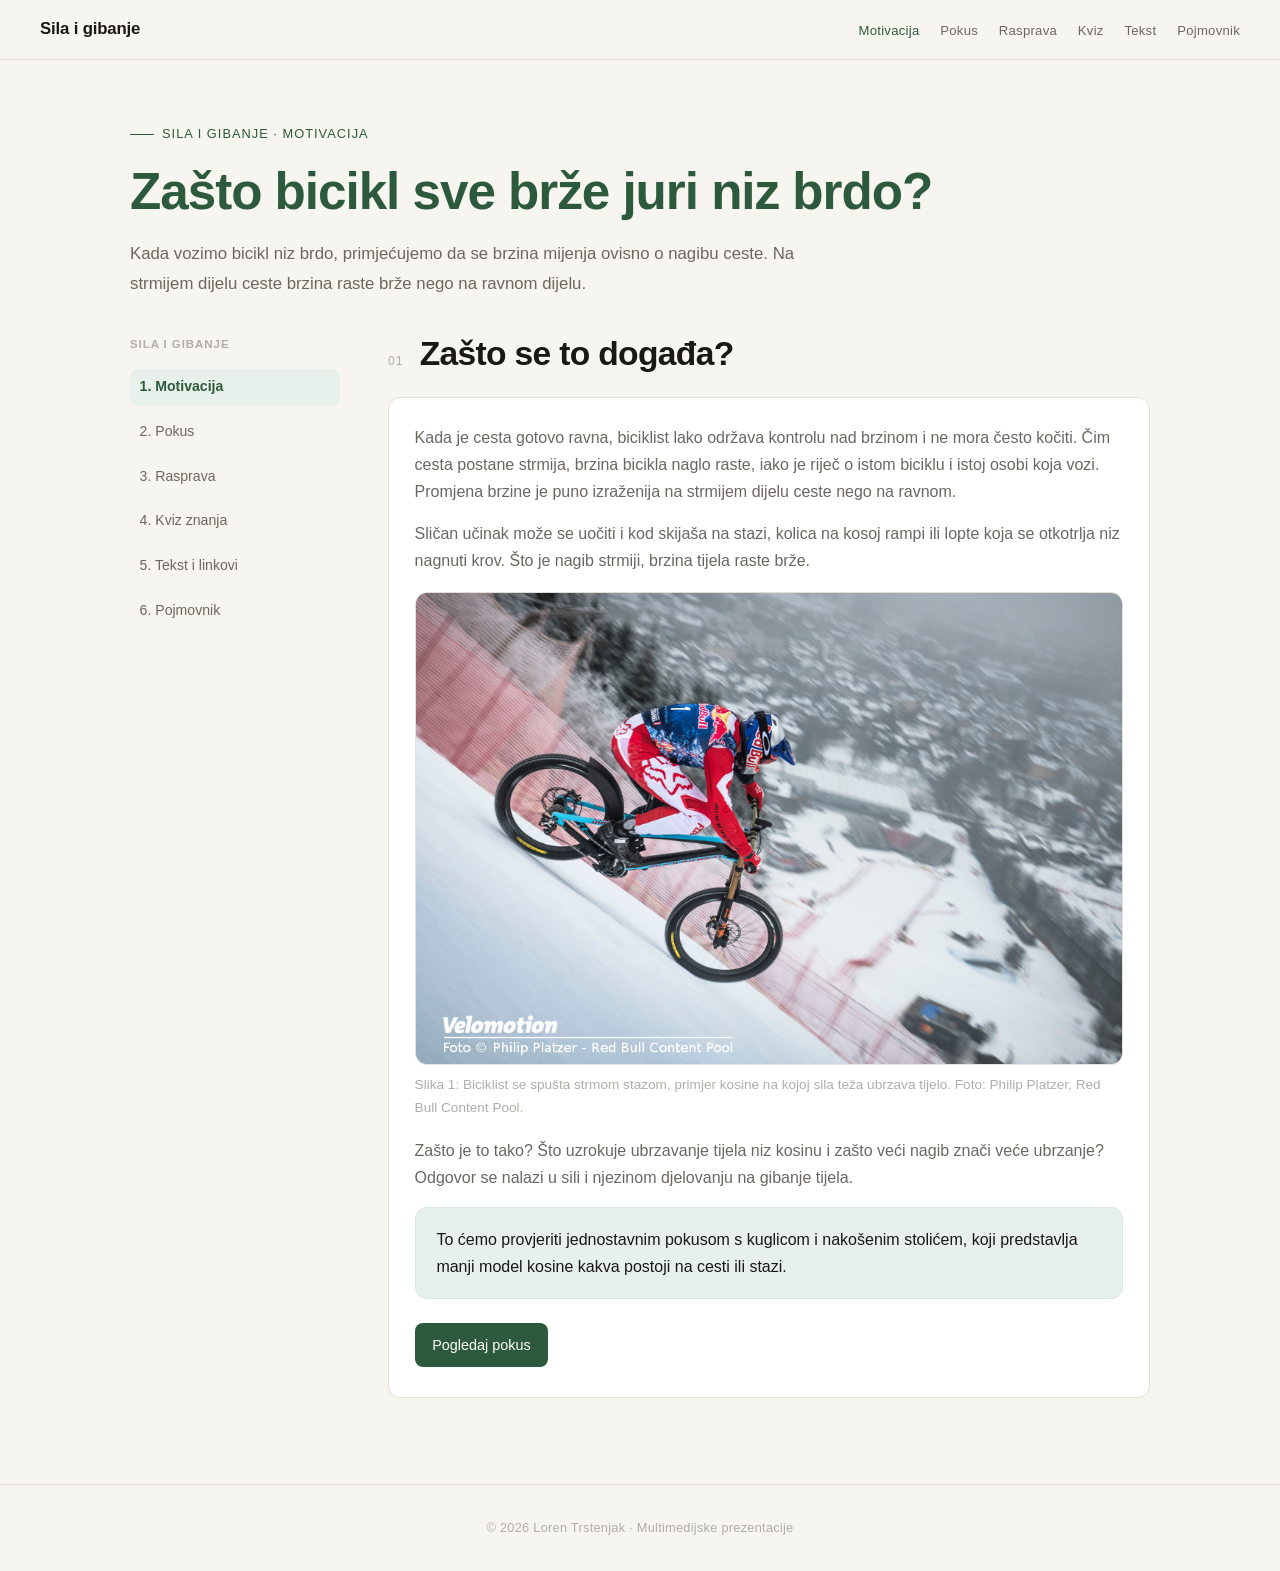
<file: index.html>
<!DOCTYPE html>
<html lang="hr">
<head>
  <meta charset="UTF-8" />
  <meta name="viewport" content="width=device-width, initial-scale=1.0" />
  <title>Motivacija · Sila i gibanje | Loren Trstenjak</title>
  <link rel="stylesheet" href="style.css" />
</head>
<body>
  <nav class="topnav">
    <a class="nav-logo" href="index.html">Sila i gibanje</a>
    <ul class="nav-links">
      <li><a href="index.html" class="active">Motivacija</a></li>
      <li><a href="pokus.html">Pokus</a></li>
      <li><a href="rasprava.html">Rasprava</a></li>
      <li><a href="kviz.html">Kviz</a></li>
      <li><a href="tekst-i-linkovi.html">Tekst</a></li>
      <li><a href="pojmovnik.html">Pojmovnik</a></li>
    </ul>
  </nav>

  <div class="hero">
    <span class="hero-eyebrow">Sila i gibanje · Motivacija</span>
    <h1>Zašto bicikl sve brže juri niz brdo?</h1>
    <p class="hero-desc">
      Kada vozimo bicikl niz brdo, primjećujemo da se brzina mijenja ovisno o nagibu ceste.
      Na strmijem dijelu ceste brzina raste brže nego na ravnom dijelu.
    </p>
  </div>

  <div class="layout">
    <aside class="sidebar">
      <div class="sidebar-title">Sila i gibanje</div>
      <ul>
        <li><a href="index.html" class="active">1. Motivacija</a></li>
        <li><a href="pokus.html">2. Pokus</a></li>
        <li><a href="rasprava.html">3. Rasprava</a></li>
        <li><a href="kviz.html">4. Kviz znanja</a></li>
        <li><a href="tekst-i-linkovi.html">5. Tekst i linkovi</a></li>
        <li><a href="pojmovnik.html">6. Pojmovnik</a></li>
      </ul>
    </aside>

    <main class="content">
      <div class="section-header">
        <span class="section-label">01</span>
        <h2 class="section-title">Zašto se to događa?</h2>
      </div>

      <div class="card">
        <p>
          Kada je cesta gotovo ravna, biciklist lako održava kontrolu nad brzinom i ne mora često kočiti.
          Čim cesta postane strmija, brzina bicikla naglo raste, iako je riječ o istom biciklu i istoj osobi koja vozi.
          Promjena brzine je puno izraženija na strmijem dijelu ceste nego na ravnom.
        </p>
        <p>
          Sličan učinak može se uočiti i kod skijaša na stazi, kolica na kosoj rampi ili lopte koja se otkotrlja niz nagnuti krov.
          Što je nagib strmiji, brzina tijela raste brže.
        </p>

        <figure>
          <img src="images/motivacija-1.jpg" alt="Biciklist na strmoj brdskoj stazi" />
          <figcaption>Slika 1: Biciklist se spušta strmom stazom, primjer kosine na kojoj sila teža ubrzava tijelo. Foto: Philip Platzer, Red Bull Content Pool.</figcaption>
        </figure>

        <p>
          Zašto je to tako? Što uzrokuje ubrzavanje tijela niz kosinu i zašto veći nagib znači veće ubrzanje?
          Odgovor se nalazi u sili i njezinom djelovanju na gibanje tijela.
        </p>

        <div class="highlight">
          To ćemo provjeriti jednostavnim pokusom s kuglicom i nakošenim stolićem, koji predstavlja manji model kosine kakva postoji na cesti ili stazi.
        </div>

        <p style="margin-top: 1.2rem;">
          <a class="btn" href="pokus.html">Pogledaj pokus</a>
        </p>
      </div>
    </main>
  </div>

  <footer>
    © 2026 Loren Trstenjak · Multimedijske prezentacije
  </footer>
</body>
</html>
</file>
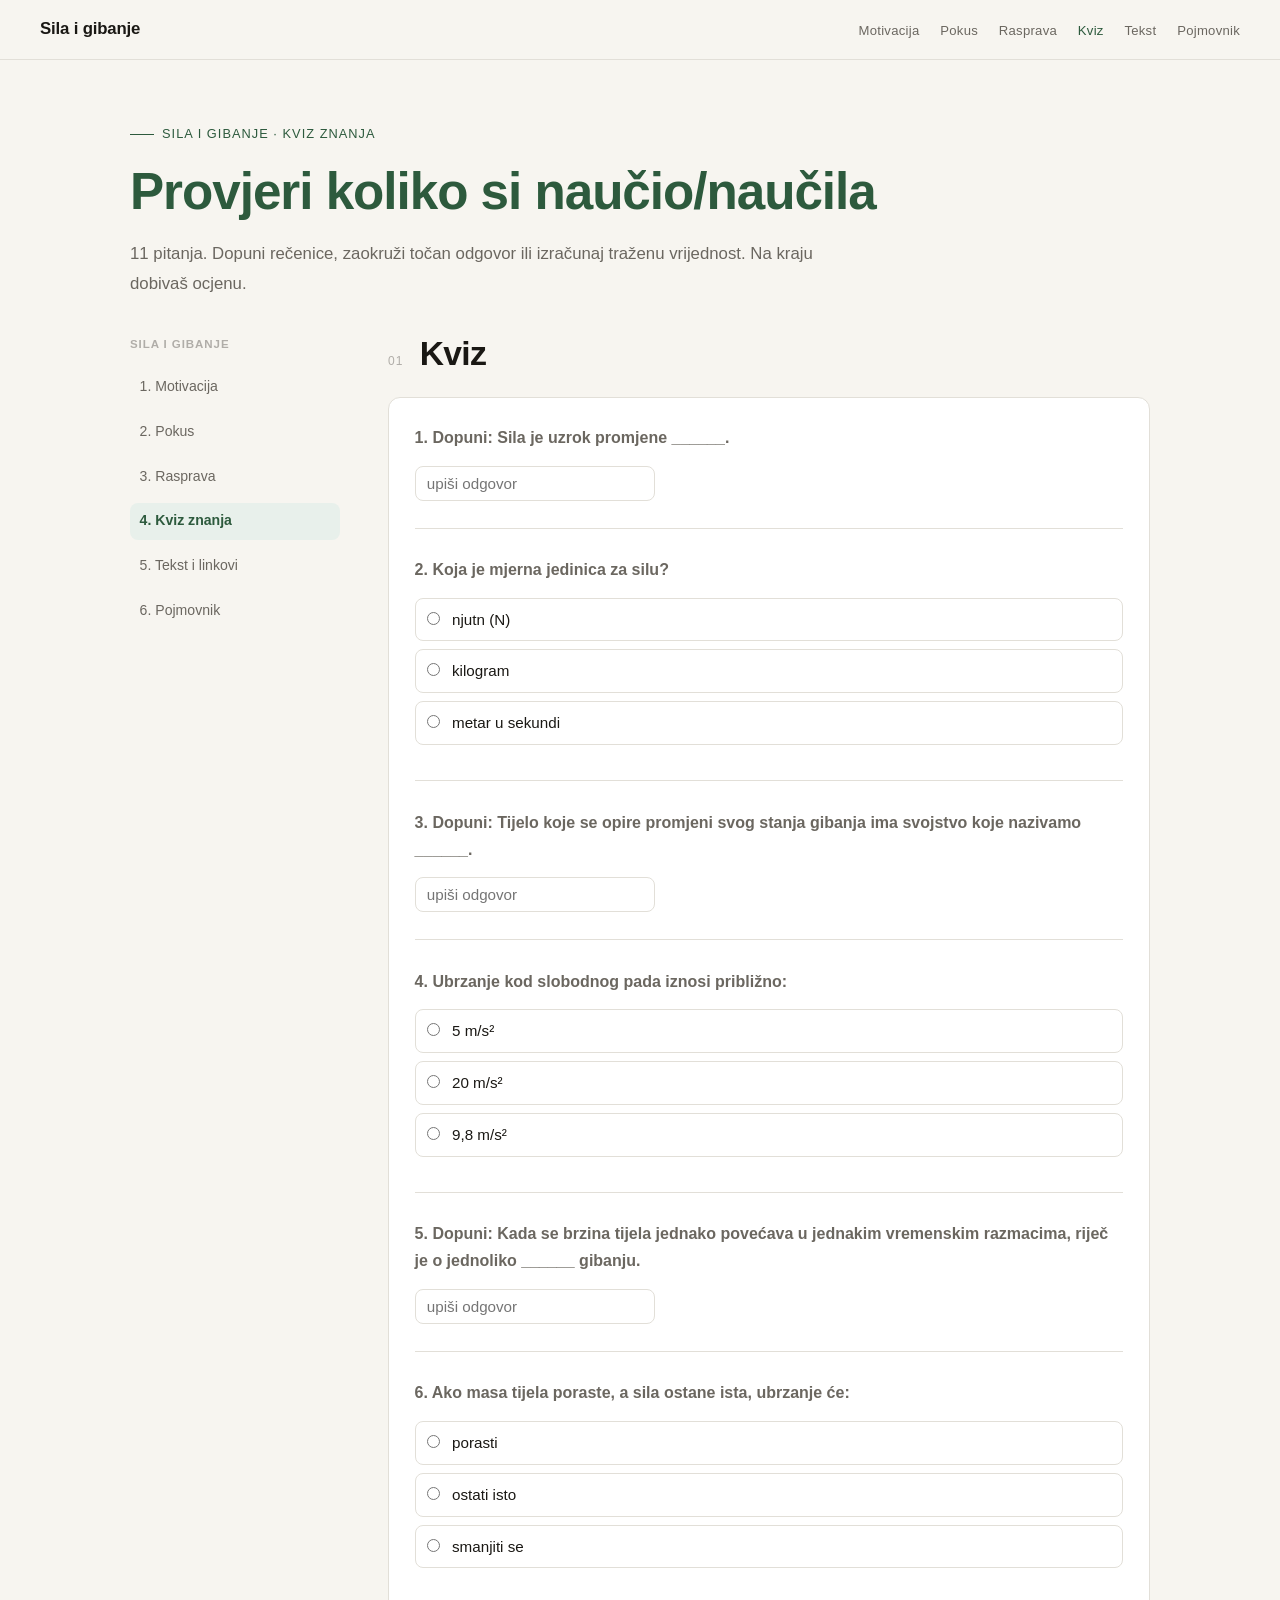
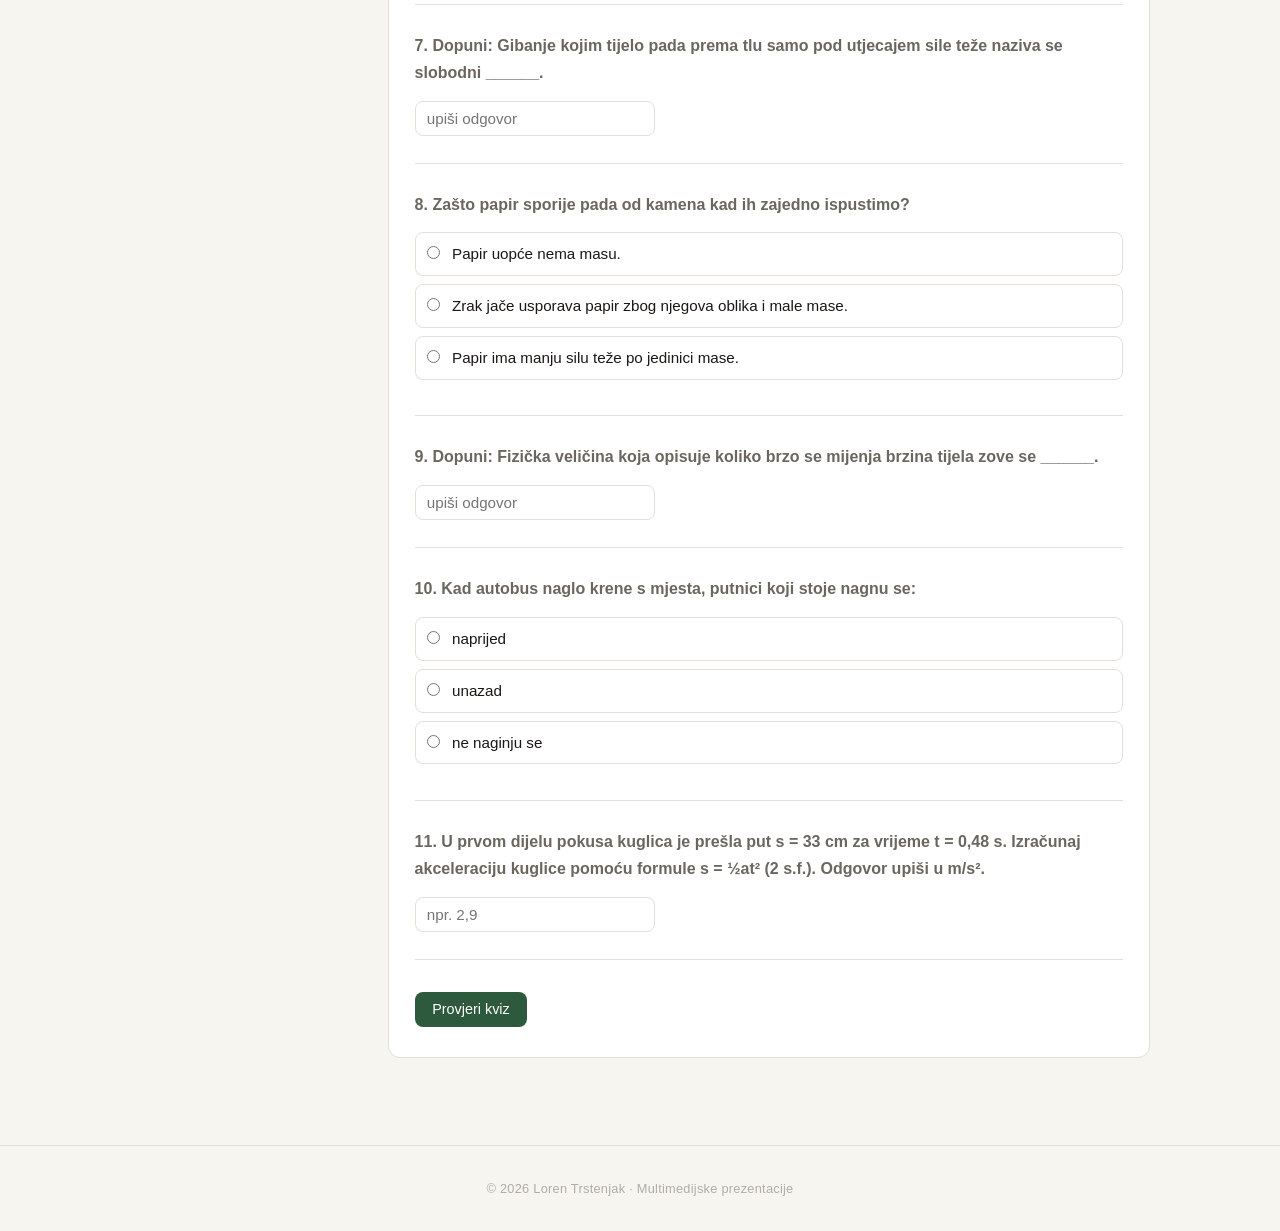
<file: kviz.html>
<!DOCTYPE html>
<html lang="hr">
<head>
  <meta charset="UTF-8" />
  <meta name="viewport" content="width=device-width, initial-scale=1.0" />
  <title>Kviz znanja · Sila i gibanje | Loren Trstenjak</title>
  <link rel="stylesheet" href="style.css" />
</head>
<body>
  <nav class="topnav">
    <a class="nav-logo" href="index.html">Sila i gibanje</a>
    <ul class="nav-links">
      <li><a href="index.html">Motivacija</a></li>
      <li><a href="pokus.html">Pokus</a></li>
      <li><a href="rasprava.html">Rasprava</a></li>
      <li><a href="kviz.html" class="active">Kviz</a></li>
      <li><a href="tekst-i-linkovi.html">Tekst</a></li>
      <li><a href="pojmovnik.html">Pojmovnik</a></li>
    </ul>
  </nav>

  <div class="hero">
    <span class="hero-eyebrow">Sila i gibanje · Kviz znanja</span>
    <h1>Provjeri koliko si naučio/naučila</h1>
    <p class="hero-desc">
      11 pitanja. Dopuni rečenice, zaokruži točan odgovor ili izračunaj traženu vrijednost. Na kraju dobivaš ocjenu.
    </p>
  </div>

  <div class="layout">
    <aside class="sidebar">
      <div class="sidebar-title">Sila i gibanje</div>
      <ul>
        <li><a href="index.html">1. Motivacija</a></li>
        <li><a href="pokus.html">2. Pokus</a></li>
        <li><a href="rasprava.html">3. Rasprava</a></li>
        <li><a href="kviz.html" class="active">4. Kviz znanja</a></li>
        <li><a href="tekst-i-linkovi.html">5. Tekst i linkovi</a></li>
        <li><a href="pojmovnik.html">6. Pojmovnik</a></li>
      </ul>
    </aside>

    <main class="content">
      <div class="section-header">
        <span class="section-label">01</span>
        <h2 class="section-title">Kviz</h2>
      </div>

      <div class="card">

        <div class="question-block">
          <p class="question-text">1. Dopuni: Sila je uzrok promjene ______.</p>
          <input type="text" class="fill-input" id="q1-input" placeholder="upiši odgovor" />
        </div>

        <div class="question-block">
          <p class="question-text">2. Koja je mjerna jedinica za silu?</p>
          <label class="answer-option"><input type="radio" name="q2" value="a"> njutn (N)</label>
          <label class="answer-option"><input type="radio" name="q2" value="b"> kilogram</label>
          <label class="answer-option"><input type="radio" name="q2" value="c"> metar u sekundi</label>
        </div>

        <div class="question-block">
          <p class="question-text">3. Dopuni: Tijelo koje se opire promjeni svog stanja gibanja ima svojstvo koje nazivamo ______.</p>
          <input type="text" class="fill-input" id="q3-input" placeholder="upiši odgovor" />
        </div>

        <div class="question-block">
          <p class="question-text">4. Ubrzanje kod slobodnog pada iznosi približno:</p>
          <label class="answer-option"><input type="radio" name="q4" value="a"> 5 m/s²</label>
          <label class="answer-option"><input type="radio" name="q4" value="b"> 20 m/s²</label>
          <label class="answer-option"><input type="radio" name="q4" value="c"> 9,8 m/s²</label>
        </div>

        <div class="question-block">
          <p class="question-text">5. Dopuni: Kada se brzina tijela jednako povećava u jednakim vremenskim razmacima, riječ je o jednoliko ______ gibanju.</p>
          <input type="text" class="fill-input" id="q5-input" placeholder="upiši odgovor" />
        </div>

        <div class="question-block">
          <p class="question-text">6. Ako masa tijela poraste, a sila ostane ista, ubrzanje će:</p>
          <label class="answer-option"><input type="radio" name="q6" value="a"> porasti</label>
          <label class="answer-option"><input type="radio" name="q6" value="b"> ostati isto</label>
          <label class="answer-option"><input type="radio" name="q6" value="c"> smanjiti se</label>
        </div>

        <div class="question-block">
          <p class="question-text">7. Dopuni: Gibanje kojim tijelo pada prema tlu samo pod utjecajem sile teže naziva se slobodni ______.</p>
          <input type="text" class="fill-input" id="q7-input" placeholder="upiši odgovor" />
        </div>

        <div class="question-block">
          <p class="question-text">8. Zašto papir sporije pada od kamena kad ih zajedno ispustimo?</p>
          <label class="answer-option"><input type="radio" name="q8" value="a"> Papir uopće nema masu.</label>
          <label class="answer-option"><input type="radio" name="q8" value="b"> Zrak jače usporava papir zbog njegova oblika i male mase.</label>
          <label class="answer-option"><input type="radio" name="q8" value="c"> Papir ima manju silu teže po jedinici mase.</label>
        </div>

        <div class="question-block">
          <p class="question-text">9. Dopuni: Fizička veličina koja opisuje koliko brzo se mijenja brzina tijela zove se ______.</p>
          <input type="text" class="fill-input" id="q9-input" placeholder="upiši odgovor" />
        </div>

        <div class="question-block">
          <p class="question-text">10. Kad autobus naglo krene s mjesta, putnici koji stoje nagnu se:</p>
          <label class="answer-option"><input type="radio" name="q10" value="a"> naprijed</label>
          <label class="answer-option"><input type="radio" name="q10" value="b"> unazad</label>
          <label class="answer-option"><input type="radio" name="q10" value="c"> ne naginju se</label>
        </div>

        <div class="question-block">
          <p class="question-text">11. U prvom dijelu pokusa kuglica je prešla put s = 33 cm za vrijeme t = 0,48 s. Izračunaj akceleraciju kuglice pomoću formule s = ½at² (2 s.f.). Odgovor upiši u m/s².</p>
          <input type="text" class="fill-input" id="q11-input" placeholder="npr. 2,9" />
        </div>

        <button class="btn" onclick="provjeriKviz()">Provjeri kviz</button>

        <div id="rezultat" class="quiz-result">
          <div>Tvoj rezultat: <span class="broj-bodova">0 / 11</span></div>
          <div class="grade">.</div>
        </div>

      </div>
    </main>
  </div>

  <footer>
    © 2026 Loren Trstenjak · Multimedijske prezentacije
  </footer>

  <script>
    function provjeriKviz() {
      var bodovi = 0;

      var dopunaOdgovori = {
        q1: ['gibanja'],
        q3: ['tromost', 'inercija', 'tromost (inercija)'],
        q5: ['ubrzano', 'ubrzanom', 'ubrzano gibanje'],
        q7: ['pad'],
        q9: ['akceleracija', 'ubrzanje']
      };
      for (var kljuc in dopunaOdgovori) {
        var polje = document.getElementById(kljuc + '-input');
        if (polje) {
          var vrijednost = polje.value.trim().toLowerCase();
          var tocno = dopunaOdgovori[kljuc].some(function (t) {
            return vrijednost.indexOf(t) !== -1 && vrijednost.length > 0;
          });
          if (tocno) bodovi++;
        }
      }

      var mcTocni = { q2: 'a', q4: 'c', q6: 'c', q8: 'b', q10: 'b' };
      for (var pitanje in mcTocni) {
        var odabran = document.querySelector('input[name="' + pitanje + '"]:checked');
        if (odabran && odabran.value === mcTocni[pitanje]) bodovi++;
      }

      var q11polje = document.getElementById('q11-input');
      if (q11polje) {
        var q11vrijednost = q11polje.value.trim().replace(',', '.');
        var q11broj = parseFloat(q11vrijednost);
        if (!isNaN(q11broj) && Math.abs(q11broj - 2.86) < 0.15) bodovi++;
      }

      var ocjena = '';
      if (bodovi >= 10) ocjena = 'Izvrstan (5)';
      else if (bodovi >= 8) ocjena = 'Vrlo dobar (4)';
      else if (bodovi >= 6) ocjena = 'Dobar (3)';
      else if (bodovi >= 4) ocjena = 'Dovoljan (2)';
      else ocjena = 'Nedovoljan (1)';

      var rezultat = document.getElementById('rezultat');
      rezultat.querySelector('.broj-bodova').textContent = bodovi + ' / 11';
      rezultat.querySelector('.grade').textContent = ocjena;
      rezultat.classList.remove('show');
      void rezultat.offsetWidth;
      rezultat.classList.add('show');
      rezultat.scrollIntoView({ behavior: 'smooth' });
    }
  </script>
</body>
</html>
</file>
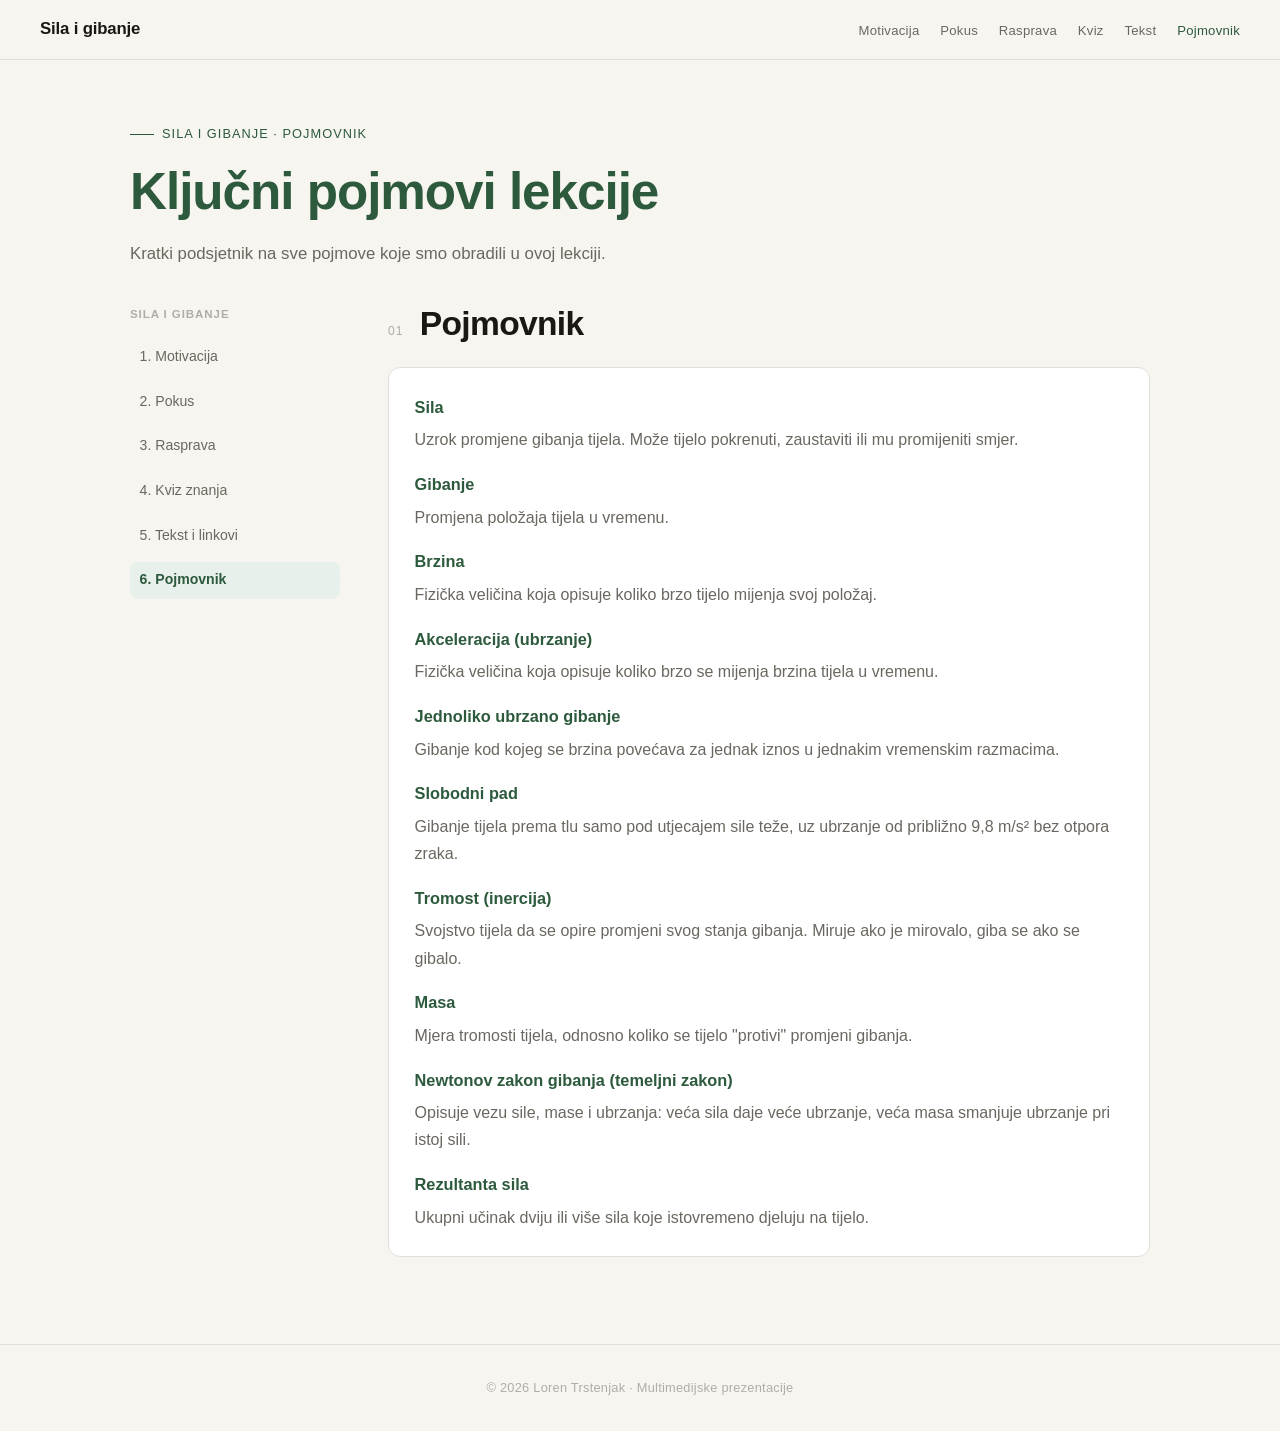
<file: pojmovnik.html>
<!DOCTYPE html>
<html lang="hr">
<head>
  <meta charset="UTF-8" />
  <meta name="viewport" content="width=device-width, initial-scale=1.0" />
  <title>Pojmovnik · Sila i gibanje | Loren Trstenjak</title>
  <link rel="stylesheet" href="style.css" />
</head>
<body>
  <nav class="topnav">
    <a class="nav-logo" href="index.html">Sila i gibanje</a>
    <ul class="nav-links">
      <li><a href="index.html">Motivacija</a></li>
      <li><a href="pokus.html">Pokus</a></li>
      <li><a href="rasprava.html">Rasprava</a></li>
      <li><a href="kviz.html">Kviz</a></li>
      <li><a href="tekst-i-linkovi.html">Tekst</a></li>
      <li><a href="pojmovnik.html" class="active">Pojmovnik</a></li>
    </ul>
  </nav>

  <div class="hero">
    <span class="hero-eyebrow">Sila i gibanje · Pojmovnik</span>
    <h1>Ključni pojmovi lekcije</h1>
    <p class="hero-desc">
      Kratki podsjetnik na sve pojmove koje smo obradili u ovoj lekciji.
    </p>
  </div>

  <div class="layout">
    <aside class="sidebar">
      <div class="sidebar-title">Sila i gibanje</div>
      <ul>
        <li><a href="index.html">1. Motivacija</a></li>
        <li><a href="pokus.html">2. Pokus</a></li>
        <li><a href="rasprava.html">3. Rasprava</a></li>
        <li><a href="kviz.html">4. Kviz znanja</a></li>
        <li><a href="tekst-i-linkovi.html">5. Tekst i linkovi</a></li>
        <li><a href="pojmovnik.html" class="active">6. Pojmovnik</a></li>
      </ul>
    </aside>

    <main class="content">
      <div class="section-header">
        <span class="section-label">01</span>
        <h2 class="section-title">Pojmovnik</h2>
      </div>

      <div class="card">
        <dl class="pojmovnik">
          <dt>Sila</dt>
          <dd>Uzrok promjene gibanja tijela. Može tijelo pokrenuti, zaustaviti ili mu promijeniti smjer.</dd>

          <dt>Gibanje</dt>
          <dd>Promjena položaja tijela u vremenu.</dd>

          <dt>Brzina</dt>
          <dd>Fizička veličina koja opisuje koliko brzo tijelo mijenja svoj položaj.</dd>

          <dt>Akceleracija (ubrzanje)</dt>
          <dd>Fizička veličina koja opisuje koliko brzo se mijenja brzina tijela u vremenu.</dd>

          <dt>Jednoliko ubrzano gibanje</dt>
          <dd>Gibanje kod kojeg se brzina povećava za jednak iznos u jednakim vremenskim razmacima.</dd>

          <dt>Slobodni pad</dt>
          <dd>Gibanje tijela prema tlu samo pod utjecajem sile teže, uz ubrzanje od približno 9,8 m/s² bez otpora zraka.</dd>

          <dt>Tromost (inercija)</dt>
          <dd>Svojstvo tijela da se opire promjeni svog stanja gibanja. Miruje ako je mirovalo, giba se ako se gibalo.</dd>

          <dt>Masa</dt>
          <dd>Mjera tromosti tijela, odnosno koliko se tijelo "protivi" promjeni gibanja.</dd>

          <dt>Newtonov zakon gibanja (temeljni zakon)</dt>
          <dd>Opisuje vezu sile, mase i ubrzanja: veća sila daje veće ubrzanje, veća masa smanjuje ubrzanje pri istoj sili.</dd>

          <dt>Rezultanta sila</dt>
          <dd>Ukupni učinak dviju ili više sila koje istovremeno djeluju na tijelo.</dd>
        </dl>
      </div>
    </main>
  </div>

  <footer>
    © 2026 Loren Trstenjak · Multimedijske prezentacije
  </footer>
</body>
</html>
</file>
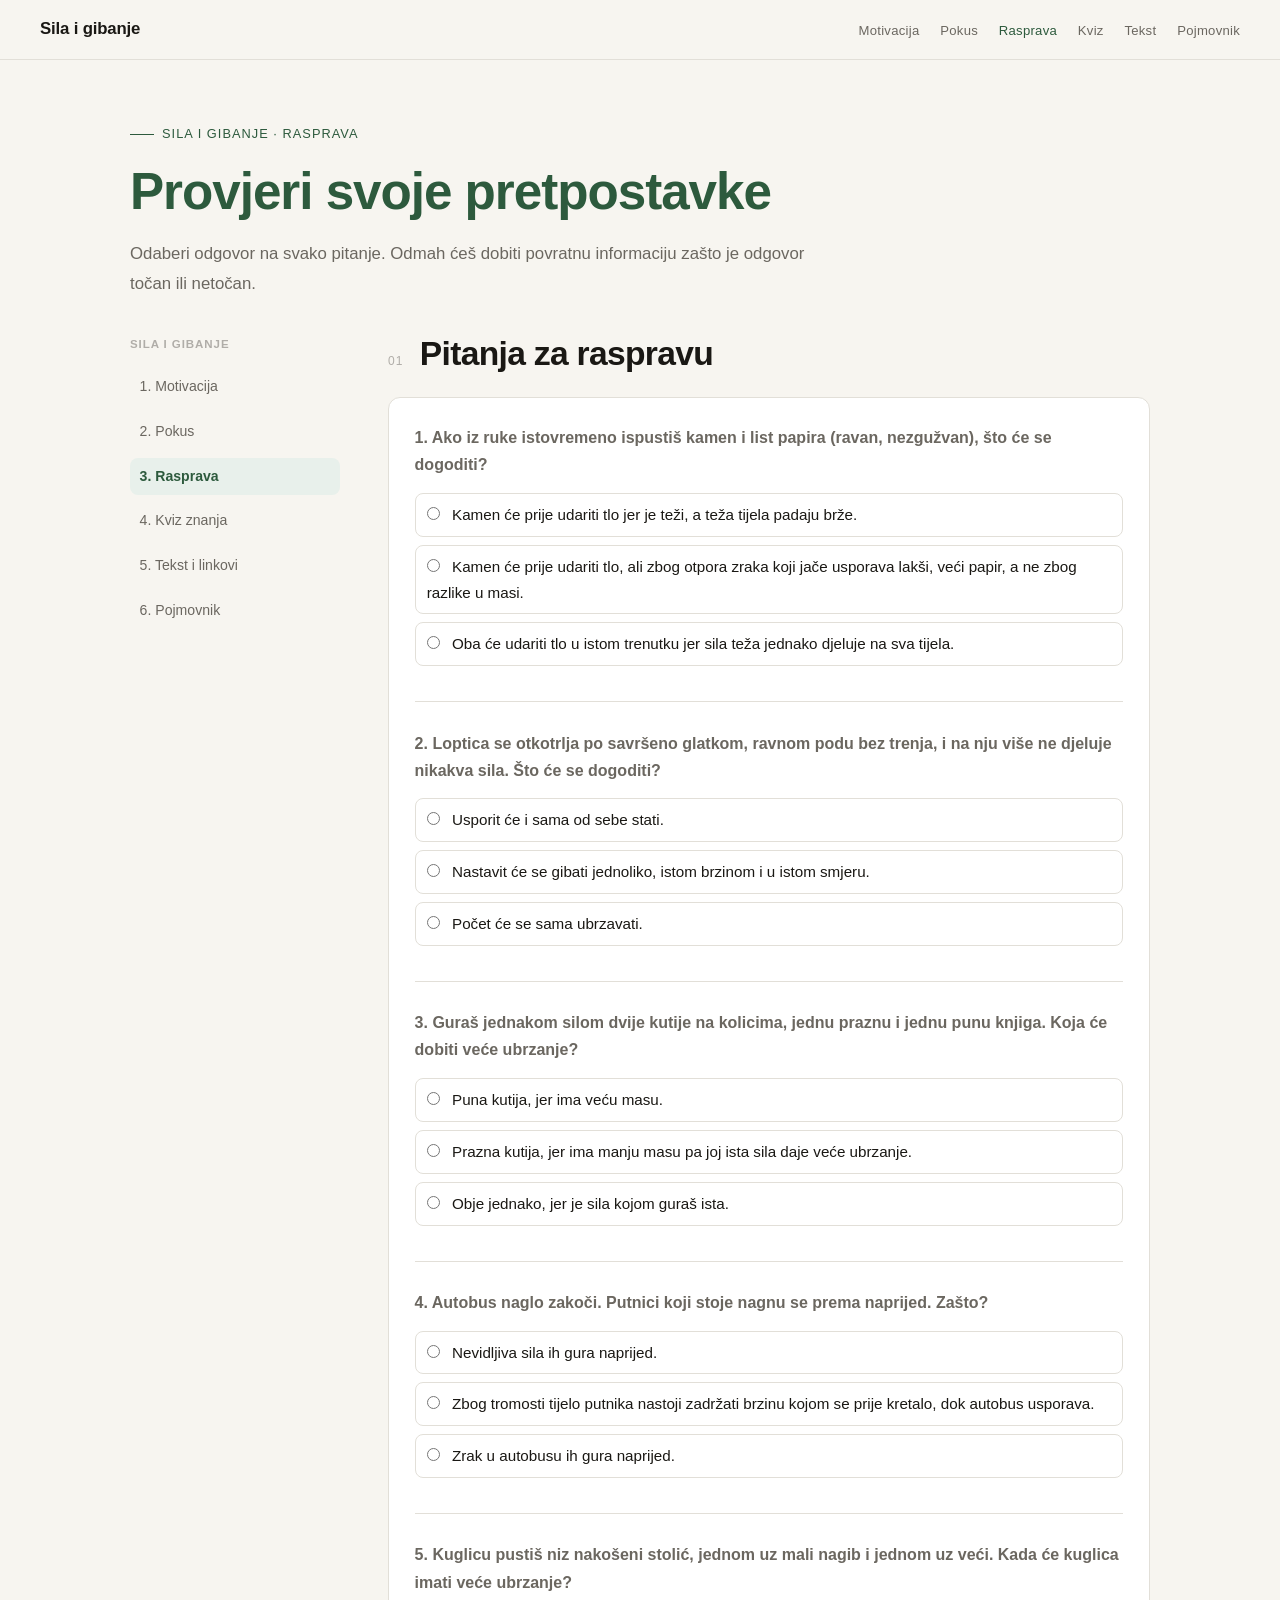
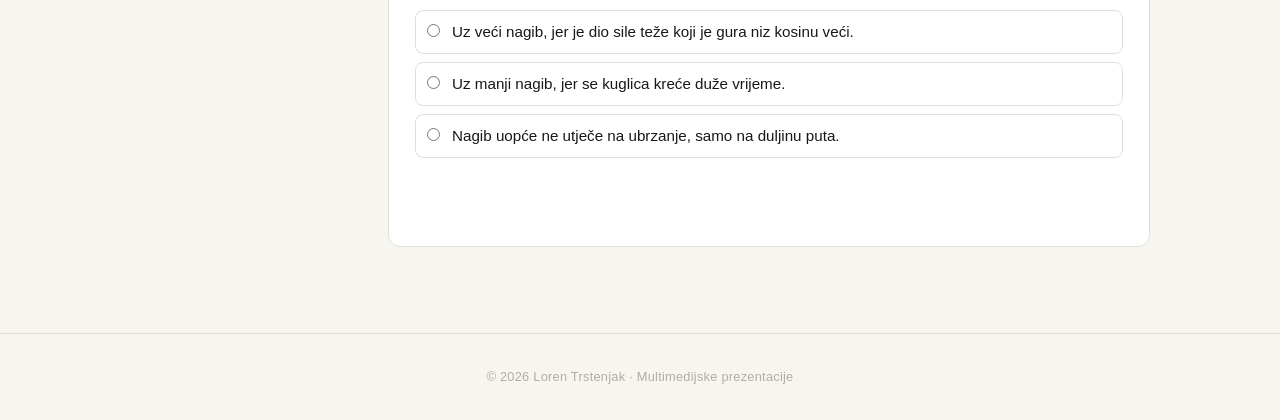
<file: rasprava.html>
<!DOCTYPE html>
<html lang="hr">
<head>
  <meta charset="UTF-8" />
  <meta name="viewport" content="width=device-width, initial-scale=1.0" />
  <title>Rasprava · Sila i gibanje | Loren Trstenjak</title>
  <link rel="stylesheet" href="style.css" />
</head>
<body>
  <nav class="topnav">
    <a class="nav-logo" href="index.html">Sila i gibanje</a>
    <ul class="nav-links">
      <li><a href="index.html">Motivacija</a></li>
      <li><a href="pokus.html">Pokus</a></li>
      <li><a href="rasprava.html" class="active">Rasprava</a></li>
      <li><a href="kviz.html">Kviz</a></li>
      <li><a href="tekst-i-linkovi.html">Tekst</a></li>
      <li><a href="pojmovnik.html">Pojmovnik</a></li>
    </ul>
  </nav>

  <div class="hero">
    <span class="hero-eyebrow">Sila i gibanje · Rasprava</span>
    <h1>Provjeri svoje pretpostavke</h1>
    <p class="hero-desc">
      Odaberi odgovor na svako pitanje. Odmah ćeš dobiti povratnu informaciju zašto je odgovor točan ili netočan.
    </p>
  </div>

  <div class="layout">
    <aside class="sidebar">
      <div class="sidebar-title">Sila i gibanje</div>
      <ul>
        <li><a href="index.html">1. Motivacija</a></li>
        <li><a href="pokus.html">2. Pokus</a></li>
        <li><a href="rasprava.html" class="active">3. Rasprava</a></li>
        <li><a href="kviz.html">4. Kviz znanja</a></li>
        <li><a href="tekst-i-linkovi.html">5. Tekst i linkovi</a></li>
        <li><a href="pojmovnik.html">6. Pojmovnik</a></li>
      </ul>
    </aside>

    <main class="content">
      <div class="section-header">
        <span class="section-label">01</span>
        <h2 class="section-title">Pitanja za raspravu</h2>
      </div>

      <div class="card">

        <div class="question-block">
          <p class="question-text">1. Ako iz ruke istovremeno ispustiš kamen i list papira (ravan, nezgužvan), što će se dogoditi?</p>
          <label class="answer-option"><input type="radio" name="q1" onclick="odaberi('q1','a')"> Kamen će prije udariti tlo jer je teži, a teža tijela padaju brže.</label>
          <label class="answer-option"><input type="radio" name="q1" onclick="odaberi('q1','b')"> Kamen će prije udariti tlo, ali zbog otpora zraka koji jače usporava lakši, veći papir, a ne zbog razlike u masi.</label>
          <label class="answer-option"><input type="radio" name="q1" onclick="odaberi('q1','c')"> Oba će udariti tlo u istom trenutku jer sila teža jednako djeluje na sva tijela.</label>
          <div id="q1-a" class="feedback incorrect">Nije sasvim točno. Sama masa ne uzrokuje brže padanje jer u prostoru bez zraka oba tijela padaju jednako brzo.</div>
          <div id="q1-b" class="feedback correct">Točno! Otpor zraka je taj koji papir usporava puno više nego kamen, zbog njegovog oblika i male mase u odnosu na površinu.</div>
          <div id="q1-c" class="feedback incorrect">To bi vrijedilo u vakuumu (bez zraka), ali ovdje zrak stvara otpor koji papir znatno usporava.</div>
        </div>

        <div class="question-block">
          <p class="question-text">2. Loptica se otkotrlja po savršeno glatkom, ravnom podu bez trenja, i na nju više ne djeluje nikakva sila. Što će se dogoditi?</p>
          <label class="answer-option"><input type="radio" name="q2" onclick="odaberi('q2','a')"> Usporit će i sama od sebe stati.</label>
          <label class="answer-option"><input type="radio" name="q2" onclick="odaberi('q2','b')"> Nastavit će se gibati jednoliko, istom brzinom i u istom smjeru.</label>
          <label class="answer-option"><input type="radio" name="q2" onclick="odaberi('q2','c')"> Počet će se sama ubrzavati.</label>
          <div id="q2-a" class="feedback incorrect">Netočno. Bez djelovanja sile tijelo ne usporava samo od sebe. To je čest, ali pogrešan dojam iz svakodnevice, gdje uvijek postoji trenje.</div>
          <div id="q2-b" class="feedback correct">Točno! Zbog tromosti tijelo bez djelovanja sile zadržava svoje stanje gibanja.</div>
          <div id="q2-c" class="feedback incorrect">Netočno. Bez sile ne može doći do ubrzanja, samo do jednolikog gibanja.</div>
        </div>

        <div class="question-block">
          <p class="question-text">3. Guraš jednakom silom dvije kutije na kolicima, jednu praznu i jednu punu knjiga. Koja će dobiti veće ubrzanje?</p>
          <label class="answer-option"><input type="radio" name="q3" onclick="odaberi('q3','a')"> Puna kutija, jer ima veću masu.</label>
          <label class="answer-option"><input type="radio" name="q3" onclick="odaberi('q3','b')"> Prazna kutija, jer ima manju masu pa joj ista sila daje veće ubrzanje.</label>
          <label class="answer-option"><input type="radio" name="q3" onclick="odaberi('q3','c')"> Obje jednako, jer je sila kojom guraš ista.</label>
          <div id="q3-a" class="feedback incorrect">Upravo suprotno, veća masa znači manje ubrzanje pri istoj sili.</div>
          <div id="q3-b" class="feedback correct">Točno! Uz istu silu, manja masa daje veće ubrzanje.</div>
          <div id="q3-c" class="feedback incorrect">Ne zaboravi da osim sile na ubrzanje utječe i masa tijela.</div>
        </div>

        <div class="question-block">
          <p class="question-text">4. Autobus naglo zakoči. Putnici koji stoje nagnu se prema naprijed. Zašto?</p>
          <label class="answer-option"><input type="radio" name="q4" onclick="odaberi('q4','a')"> Nevidljiva sila ih gura naprijed.</label>
          <label class="answer-option"><input type="radio" name="q4" onclick="odaberi('q4','b')"> Zbog tromosti tijelo putnika nastoji zadržati brzinu kojom se prije kretalo, dok autobus usporava.</label>
          <label class="answer-option"><input type="radio" name="q4" onclick="odaberi('q4','c')"> Zrak u autobusu ih gura naprijed.</label>
          <div id="q4-a" class="feedback incorrect">Ne postoji takva sila. Riječ je o tromosti, a ne o guranju.</div>
          <div id="q4-b" class="feedback correct">Točno! To je klasičan primjer tromosti, zato se u autu vežemo sigurnosnim pojasom.</div>
          <div id="q4-c" class="feedback incorrect">Zrak u ovom slučaju nema značajan utjecaj na to gibanje.</div>
        </div>

        <div class="question-block">
          <p class="question-text">5. Kuglicu pustiš niz nakošeni stolić, jednom uz mali nagib i jednom uz veći. Kada će kuglica imati veće ubrzanje?</p>
          <label class="answer-option"><input type="radio" name="q5" onclick="odaberi('q5','a')"> Uz veći nagib, jer je dio sile teže koji je gura niz kosinu veći.</label>
          <label class="answer-option"><input type="radio" name="q5" onclick="odaberi('q5','b')"> Uz manji nagib, jer se kuglica kreće duže vrijeme.</label>
          <label class="answer-option"><input type="radio" name="q5" onclick="odaberi('q5','c')"> Nagib uopće ne utječe na ubrzanje, samo na duljinu puta.</label>
          <div id="q5-a" class="feedback correct">Točno! Što je kosina strmija, veći je dio sile teže koji djeluje duž kosine, pa je i ubrzanje veće, baš kao u našem pokusu.</div>
          <div id="q5-b" class="feedback incorrect">Dulje vrijeme gibanja ne znači veće ubrzanje. Bitno je koliko brzo se mijenja brzina.</div>
          <div id="q5-c" class="feedback incorrect">Nagib itekako utječe na ubrzanje, to smo vidjeli i u pokusu s kuglicom.</div>
        </div>

      </div>
    </main>
  </div>

  <footer>
    © 2026 Loren Trstenjak · Multimedijske prezentacije
  </footer>

  <script>
    function odaberi(pitanje, odgovor) {
      var svi = document.querySelectorAll('[id^="' + pitanje + '-"]');
      svi.forEach(function (el) { el.classList.remove('show'); });
      var odabrani = document.getElementById(pitanje + '-' + odgovor);
      if (odabrani) {
        odabrani.classList.add('show');
        odabrani.scrollIntoView({ behavior: 'smooth', block: 'nearest' });
      }
    }
  </script>
</body>
</html>
</file>
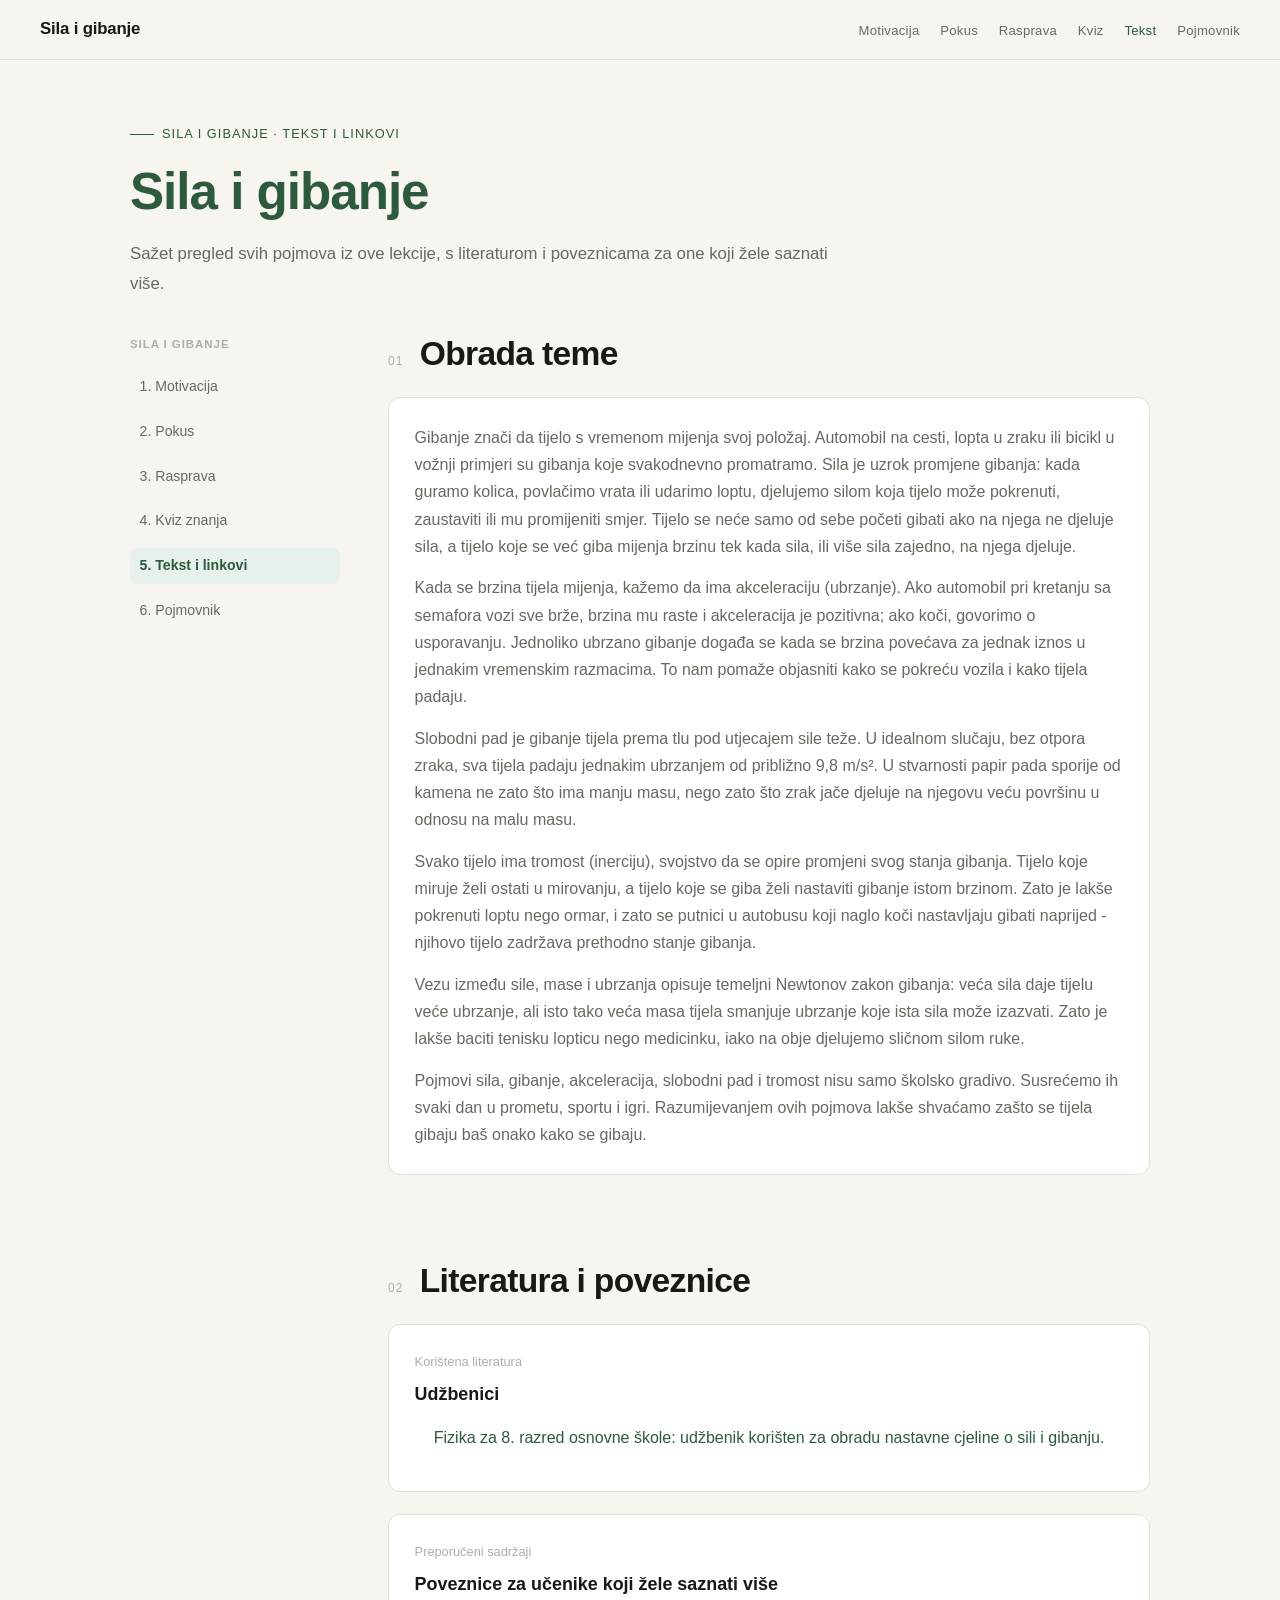
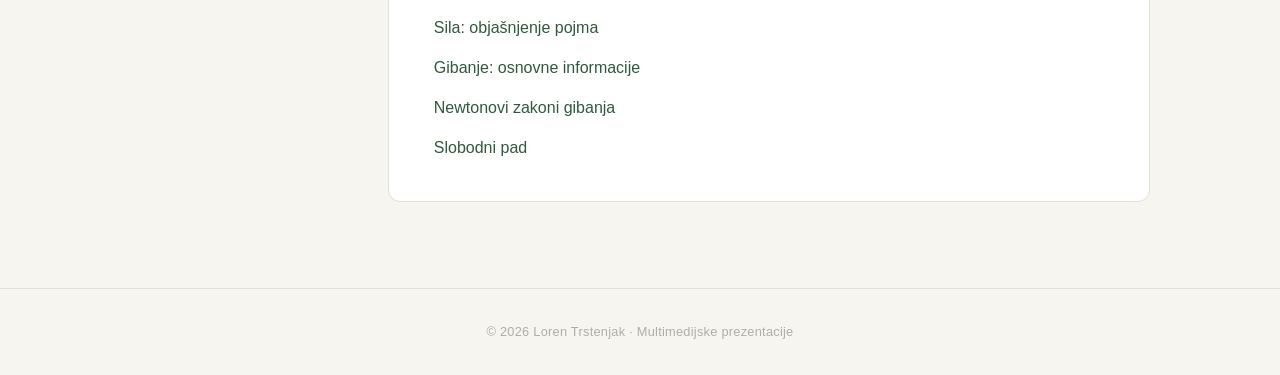
<file: tekst-i-linkovi.html>
<!DOCTYPE html>
<html lang="hr">
<head>
  <meta charset="UTF-8" />
  <meta name="viewport" content="width=device-width, initial-scale=1.0" />
  <title>Tekst i linkovi · Sila i gibanje | Loren Trstenjak</title>
  <link rel="stylesheet" href="style.css" />
</head>
<body>
  <nav class="topnav">
    <a class="nav-logo" href="index.html">Sila i gibanje</a>
    <ul class="nav-links">
      <li><a href="index.html">Motivacija</a></li>
      <li><a href="pokus.html">Pokus</a></li>
      <li><a href="rasprava.html">Rasprava</a></li>
      <li><a href="kviz.html">Kviz</a></li>
      <li><a href="tekst-i-linkovi.html" class="active">Tekst</a></li>
      <li><a href="pojmovnik.html">Pojmovnik</a></li>
    </ul>
  </nav>

  <div class="hero">
    <span class="hero-eyebrow">Sila i gibanje · Tekst i linkovi</span>
    <h1>Sila i gibanje</h1>
    <p class="hero-desc">
      Sažet pregled svih pojmova iz ove lekcije, s literaturom i poveznicama za one koji žele saznati više.
    </p>
  </div>

  <div class="layout">
    <aside class="sidebar">
      <div class="sidebar-title">Sila i gibanje</div>
      <ul>
        <li><a href="index.html">1. Motivacija</a></li>
        <li><a href="pokus.html">2. Pokus</a></li>
        <li><a href="rasprava.html">3. Rasprava</a></li>
        <li><a href="kviz.html">4. Kviz znanja</a></li>
        <li><a href="tekst-i-linkovi.html" class="active">5. Tekst i linkovi</a></li>
        <li><a href="pojmovnik.html">6. Pojmovnik</a></li>
      </ul>
    </aside>

    <main class="content">
      <div class="section-header">
        <span class="section-label">01</span>
        <h2 class="section-title">Obrada teme</h2>
      </div>

      <div class="card">
        <p>
          Gibanje znači da tijelo s vremenom mijenja svoj položaj. Automobil na cesti, lopta u zraku ili bicikl u
          vožnji primjeri su gibanja koje svakodnevno promatramo. Sila je uzrok promjene gibanja: kada guramo
          kolica, povlačimo vrata ili udarimo loptu, djelujemo silom koja tijelo može pokrenuti, zaustaviti ili mu
          promijeniti smjer. Tijelo se neće samo od sebe početi gibati ako na njega ne djeluje sila, a tijelo koje
          se već giba mijenja brzinu tek kada sila, ili više sila zajedno, na njega djeluje.
        </p>
        <p>
          Kada se brzina tijela mijenja, kažemo da ima akceleraciju (ubrzanje). Ako automobil pri kretanju sa
          semafora vozi sve brže, brzina mu raste i akceleracija je pozitivna; ako koči, govorimo o usporavanju.
          Jednoliko ubrzano gibanje događa se kada se brzina povećava za jednak iznos u jednakim vremenskim
          razmacima. To nam pomaže objasniti kako se pokreću vozila i kako tijela padaju.
        </p>
        <p>
          Slobodni pad je gibanje tijela prema tlu pod utjecajem sile teže. U idealnom slučaju, bez otpora zraka,
          sva tijela padaju jednakim ubrzanjem od približno 9,8 m/s². U stvarnosti papir pada sporije od kamena ne
          zato što ima manju masu, nego zato što zrak jače djeluje na njegovu veću površinu u odnosu na malu masu.
        </p>
        <p>
          Svako tijelo ima tromost (inerciju), svojstvo da se opire promjeni svog stanja gibanja. Tijelo koje
          miruje želi ostati u mirovanju, a tijelo koje se giba želi nastaviti gibanje istom brzinom. Zato je lakše
          pokrenuti loptu nego ormar, i zato se putnici u autobusu koji naglo koči nastavljaju gibati naprijed -
          njihovo tijelo zadržava prethodno stanje gibanja.
        </p>
        <p>
          Vezu između sile, mase i ubrzanja opisuje temeljni Newtonov zakon gibanja: veća sila daje tijelu veće
          ubrzanje, ali isto tako veća masa tijela smanjuje ubrzanje koje ista sila može izazvati. Zato je lakše
          baciti tenisku lopticu nego medicinku, iako na obje djelujemo sličnom silom ruke.
        </p>
        <p>
          Pojmovi sila, gibanje, akceleracija, slobodni pad i tromost nisu samo školsko gradivo. Susrećemo ih
          svaki dan u prometu, sportu i igri. Razumijevanjem ovih pojmova lakše shvaćamo zašto se tijela gibaju baš
          onako kako se gibaju.
        </p>
      </div>
    </main>
  </div>

  <div class="layout" style="padding-top: 0;">
    <div style="width: 210px; flex-shrink: 0;" class="sidebar-spacer"></div>
    <main class="content">
      <div class="section-header">
        <span class="section-label">02</span>
        <h2 class="section-title">Literatura i poveznice</h2>
      </div>

      <div class="card">
        <div class="card-number">Korištena literatura</div>
        <div class="card-title">Udžbenici</div>
        <ul class="literature-list">
          <li><a href="https://www.profil-klett.hr/sites/default/files/flip/11484/#p=79" target="_blank">Fizika za 8. razred osnovne škole: udžbenik korišten za obradu nastavne cjeline o sili i gibanju.</a></li>
        </ul>
      </div>

      <div class="card">
        <div class="card-number">Preporučeni sadržaji</div>
        <div class="card-title">Poveznice za učenike koji žele saznati više</div>
        <ul class="links-list">
          <li><a href="https://hr.wikipedia.org/wiki/Sila" target="_blank">Sila: objašnjenje pojma</a></li>
          <li><a href="https://hr.wikipedia.org/wiki/Gibanje" target="_blank">Gibanje: osnovne informacije</a></li>
          <li><a href="https://hr.wikipedia.org/wiki/Newtonovi_zakoni" target="_blank">Newtonovi zakoni gibanja</a></li>
          <li><a href="https://hr.wikipedia.org/wiki/Slobodni_pad" target="_blank">Slobodni pad</a></li>
        </ul>
      </div>
    </main>
  </div>

  <footer>
    © 2026 Loren Trstenjak · Multimedijske prezentacije
  </footer>
</body>
</html>
</file>
<file: style.css>
:root {
  --bg: #f7f5f0;
  --surface: #ffffff;
  --ink: #1a1814;
  --ink-muted: #6b6760;
  --ink-faint: #b0ada8;
  --accent: #2d5a3d;
  --accent-light: #e8f0eb;
  --border: #e2dfd8;
  --sans: 'SF Pro Text', -apple-system, BlinkMacSystemFont, 'Helvetica Neue', sans-serif;
  --radius: 12px;
}
*, *::before, *::after { box-sizing: border-box; margin: 0; padding: 0; }
html { scroll-behavior: smooth; }
body {
  font-family: var(--sans);
  background: var(--bg);
  color: var(--ink);
  font-size: 16px;
  line-height: 1.7;
  min-height: 100vh;
}

/* Horizontalni meni (gornja traka) */
nav.topnav {
  position: sticky;
  top: 0;
  z-index: 100;
  background: rgba(247, 245, 240, 0.92);
  backdrop-filter: blur(12px);
  border-bottom: 1px solid var(--border);
  padding: 0.6rem 2.5rem;
  display: flex;
  align-items: center;
  justify-content: space-between;
  min-height: 60px;
  flex-wrap: wrap;
  gap: 0.6rem;
}
.nav-logo {
  font-size: 1.05rem;
  font-weight: 600;
  color: var(--ink);
  text-decoration: none;
  letter-spacing: -0.01em;
  white-space: nowrap;
}
.nav-links {
  display: flex;
  gap: 1.3rem;
  list-style: none;
  flex-wrap: wrap;
}
.nav-links a {
  font-size: 0.82rem;
  font-weight: 500;
  color: var(--ink-muted);
  text-decoration: none;
  letter-spacing: 0.02em;
  transition: color 0.2s;
}
.nav-links a:hover,
.nav-links a.active { color: var(--accent); }

/* Hero */
.hero {
  padding: 3.5rem 2.5rem 2.2rem;
  max-width: 1100px;
  margin: 0 auto;
}
.hero-eyebrow {
  display: inline-flex;
  align-items: center;
  gap: 8px;
  font-size: 0.8rem;
  font-weight: 500;
  letter-spacing: 0.08em;
  text-transform: uppercase;
  color: var(--accent);
  margin-bottom: 1.1rem;
}
.hero-eyebrow::before { content: ''; display: block; width: 24px; height: 1.5px; background: var(--accent); }
.hero h1 {
  font-size: clamp(2.1rem, 4.6vw, 3.2rem);
  line-height: 1.15;
  letter-spacing: -0.02em;
  color: var(--accent);
  margin-bottom: 1.1rem;
}
.hero-desc { font-size: 1.05rem; color: var(--ink-muted); max-width: 700px; line-height: 1.8; }

/* Layout: bočni (vertikalni) meni + sadržaj */
.layout {
  max-width: 1100px;
  margin: 0 auto;
  padding: 0 2.5rem 4rem;
  display: flex;
  gap: 3rem;
  align-items: flex-start;
}
.sidebar {
  width: 210px;
  flex-shrink: 0;
  position: sticky;
  top: 84px;
}
.sidebar-title {
  font-size: 0.72rem;
  font-weight: 600;
  letter-spacing: 0.08em;
  text-transform: uppercase;
  color: var(--ink-faint);
  margin-bottom: 0.9rem;
}
.sidebar ul { list-style: none; display: flex; flex-direction: column; gap: 0.5rem; margin-bottom: 1.5rem; }
.sidebar a {
  font-size: 0.88rem;
  color: var(--ink-muted);
  text-decoration: none;
  padding: 0.4rem 0.6rem;
  border-radius: 8px;
  display: block;
  transition: background 0.2s, color 0.2s;
}
.sidebar a:hover { background: var(--accent-light); color: var(--accent); }
.sidebar a.active { background: var(--accent-light); color: var(--accent); font-weight: 600; }
.sidebar .divider { height: 1px; background: var(--border); margin: 1rem 0; }

.content { flex: 1; min-width: 0; }

.section-header { display: flex; align-items: baseline; gap: 1rem; margin-bottom: 1.5rem; }
.section-label { font-size: 0.75rem; font-weight: 500; letter-spacing: 0.1em; text-transform: uppercase; color: var(--ink-faint); }
.section-title { font-size: clamp(1.5rem, 2.8vw, 2.1rem); letter-spacing: -0.02em; color: var(--ink); line-height: 1.15; }

.card {
  background: var(--surface);
  border: 1px solid var(--border);
  border-radius: var(--radius);
  padding: 1.6rem;
  margin-bottom: 1.4rem;
}
.card-number { font-size: 0.8rem; color: var(--ink-faint); margin-bottom: 0.4rem; }
.card-title { font-size: 1.12rem; font-weight: 600; margin-bottom: 0.9rem; }
.card p { color: var(--ink-muted); margin-bottom: 0.9rem; }
.card p:last-child { margin-bottom: 0; }
.card ol, .card ul { color: var(--ink-muted); padding-left: 1.2rem; margin-bottom: 0.9rem; }
.card li { margin-bottom: 0.4rem; }

.highlight {
  background: var(--accent-light);
  border: 1px solid #d7e6dc;
  border-radius: var(--radius);
  padding: 1.1rem 1.3rem;
  margin-top: 1rem;
}

figure { margin: 1.1rem 0; }
figure img {
  width: 100%;
  border-radius: var(--radius);
  border: 1px solid var(--border);
  display: block;
  background: #eee;
}
figcaption { font-size: 0.85rem; color: var(--ink-faint); margin-top: 0.5rem; }

.photo-grid { display: grid; grid-template-columns: repeat(2, 1fr); gap: 1rem; margin: 1.1rem 0; }
.photo-grid figure { margin: 0; }

video { width: 100%; border-radius: var(--radius); border: 1px solid var(--border); display: block; background: #000; }

.btn {
  display: inline-block;
  background: var(--accent);
  color: #fff;
  border: none;
  padding: 0.6rem 1.1rem;
  border-radius: 8px;
  font-size: 0.9rem;
  font-weight: 500;
  cursor: pointer;
  text-decoration: none;
  margin: 0.3rem 0.5rem 0.3rem 0;
  transition: opacity 0.2s;
}
.btn:hover { opacity: 0.85; }

.question-block { margin-bottom: 1.7rem; padding-bottom: 1.7rem; border-bottom: 1px solid var(--border); }
.question-block:last-child { border-bottom: none; }
.question-text { font-weight: 600; margin-bottom: 0.8rem; }
.answer-option { display: block; margin-bottom: 0.5rem; cursor: pointer; padding: 0.5rem 0.7rem; border-radius: 8px; border: 1px solid var(--border); font-size: 0.95rem; color: var(--ink); }
.answer-option:hover { background: var(--accent-light); }
.answer-option input { margin-right: 0.5rem; }
.feedback { margin-top: 0.7rem; padding: 0.8rem 1rem; border-radius: 8px; font-size: 0.9rem; display: none; }
.feedback.show { display: block; }
.feedback.correct { background: var(--accent-light); color: var(--accent); border: 1px solid #cfe4d7; }
.feedback.incorrect { background: #fbeaea; color: #9a3b3b; border: 1px solid #f0cccc; }

.fill-input { padding: 0.5rem 0.7rem; border-radius: 8px; border: 1px solid var(--border); font-size: 0.95rem; width: 240px; max-width: 100%; font-family: var(--sans); }

.quiz-result { margin-top: 1.6rem; padding: 1.4rem; border-radius: var(--radius); background: var(--accent-light); border: 1px solid #cfe4d7; display: none; animation: fadeUp 0.5s ease both; }
.quiz-result.show { display: block; }
.quiz-result .grade { font-size: 1.6rem; font-weight: 700; color: var(--accent); margin-top: 0.3rem; }

dl.pojmovnik dt { font-weight: 600; color: var(--accent); margin-top: 1.1rem; font-size: 1.02rem; }
dl.pojmovnik dt:first-child { margin-top: 0; }
dl.pojmovnik dd { color: var(--ink-muted); margin: 0.3rem 0 0; }

.info-table { width: 100%; border-collapse: collapse; margin-top: 0.5rem; }
.info-table td { vertical-align: top; padding: 1rem 1.2rem 1rem 0; border: none; }
.info-table td:first-child { width: 160px; color: var(--accent); font-weight: 600; }

.links-list, .literature-list { list-style: none; padding-left: 0; }
.links-list li, .literature-list li { margin-bottom: 0.8rem; color: var(--ink-muted); }
.links-list a, .literature-list a { color: var(--accent); text-decoration: none; font-weight: 500; }
.links-list a:hover, .literature-list a:hover { text-decoration: underline; }

footer { border-top: 1px solid var(--border); padding: 2rem 2.5rem; text-align: center; font-size: 0.8rem; color: var(--ink-faint); letter-spacing: 0.02em; }

@keyframes fadeUp { from { opacity: 0; transform: translateY(14px); } to { opacity: 1; transform: translateY(0); } }

@media (max-width: 820px) {
  .layout { flex-direction: column; }
  .sidebar { width: 100%; position: static; }
  .sidebar ul { flex-direction: row; flex-wrap: wrap; }
  .photo-grid { grid-template-columns: 1fr; }
  nav.topnav { padding: 0.6rem 1.2rem; }
  .hero, .layout { padding-left: 1.2rem; padding-right: 1.2rem; }
}
</file>
